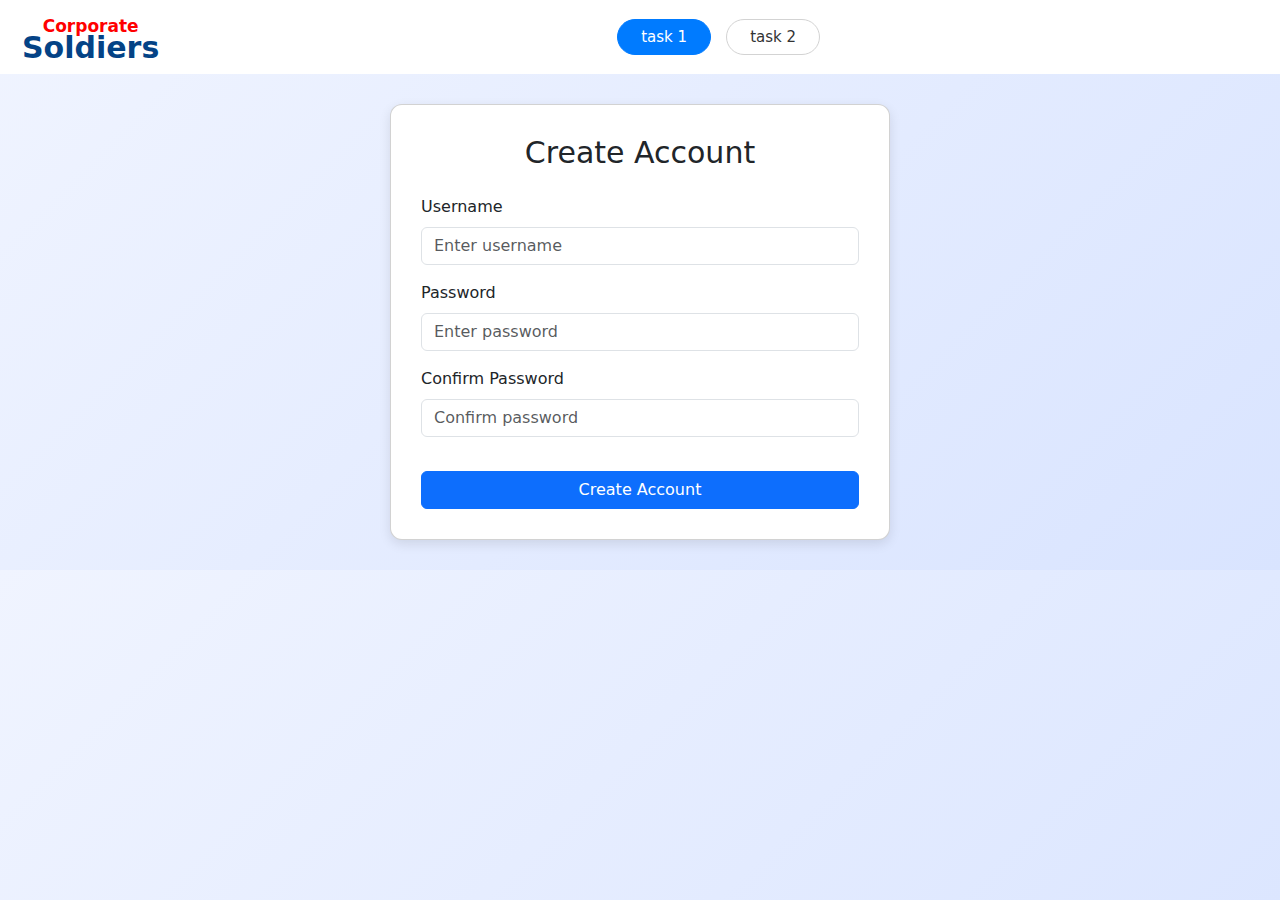
<file: index.html>
<!DOCTYPE html>
<html lang="en">
  <head>
    <meta charset="UTF-8" />
    <meta name="viewport" content="width=device-width, initial-scale=1" />
    <title>Create Account</title>
    <!-- Bootstrap CSS -->
    <link
      href="https://cdn.jsdelivr.net/npm/bootstrap@5.3.0/dist/css/bootstrap.min.css"
      rel="stylesheet"
    />
    <link rel="stylesheet" href="./style.css">
    <style>
     
    </style>
  </head>
  <body>
    <div>
      <nav class="navbar navbar-expand-lg navbar-light bg-white">
        <div class="container-fluid">
          <a class="navbar-brand" href="./index.html"><p class="m-0 corporate">Corporate</p> <p class="m-0 soldiers">Soldiers</p></a>
          <button
            class="navbar-toggler"
            type="button"
            data-bs-toggle="collapse"
            data-bs-target="#navbarSupportedContent"
            aria-controls="navbarSupportedContent"
            aria-expanded="false"
            aria-label="Toggle navigation"
          >
            <span class="navbar-toggler-icon"></span>
          </button>
          <div class="collapse navbar-collapse" id="navbarSupportedContent">
            <ul class="navbar-nav mx-auto mb-2 mb-lg-0">
              <li class="nav-item">
                <a class="nav-link active" aria-current="page" href="./index.html"
                  >task 1</a
                >
              </li>
              <li class="nav-item">
                <a class="nav-link" href="./Task-two.html">task 2</a>
              </li>
            </ul>
          </div>
        </div>
      </nav>
    </div>

    <div class="form-container card">
      <h1 class="text-center mb-4">Create Account</h1>
      <form id="createAccountForm">
        <div class="mb-3">
          <label for="username" class="form-label">Username</label>
          <input
            type="text"
            class="form-control"
            id="username"
            name="username"
            placeholder="Enter username"
            required
          />
        </div>

        <div class="mb-3">
          <label for="password" class="form-label">Password</label>
          <input
            type="password"
            class="form-control"
            id="password"
            name="password"
            placeholder="Enter password"
            required
          />
        </div>

        <div class="mb-3">
          <label for="confirmPassword" class="form-label"
            >Confirm Password</label
          >
          <input
            type="password"
            class="form-control"
            id="confirmPassword"
            name="confirmPassword"
            placeholder="Confirm password"
            required
          />
          <div class="error-message" id="error-message"></div>
        </div>

        <button type="submit" class="btn btn-primary w-100">
          Create Account
        </button>
      </form>
    </div>

    <!-- Bootstrap JS Bundle -->
    <script src="https://cdn.jsdelivr.net/npm/bootstrap@5.3.0/dist/js/bootstrap.bundle.min.js"></script>
    <script src="./script.js"></script>
  </body>
</html>
</file>
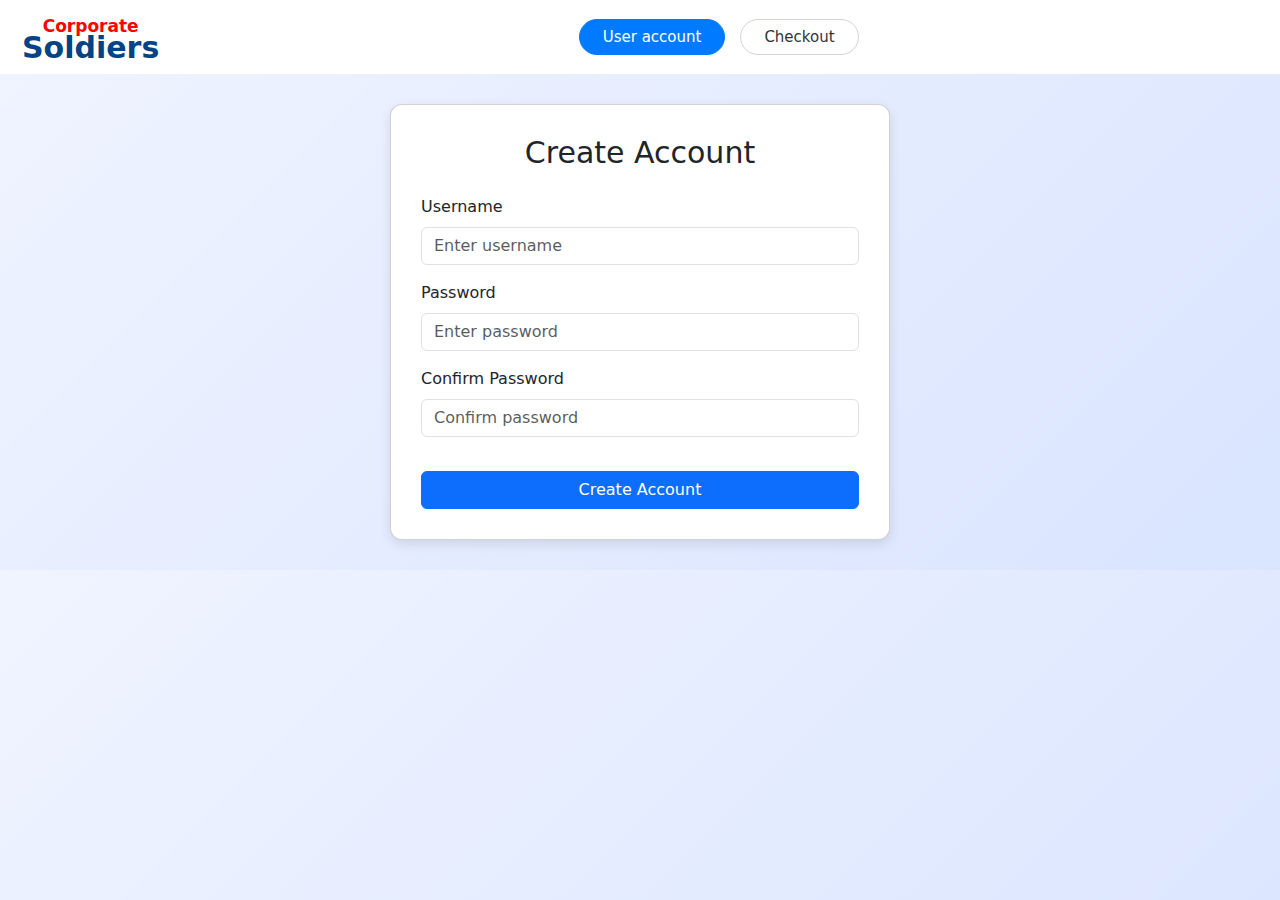
<file: Task-one.html>
<!DOCTYPE html>
<html lang="en">
  <head>
    <meta charset="UTF-8" />
    <meta name="viewport" content="width=device-width, initial-scale=1" />
    <title>Create Account</title>
    <!-- Bootstrap CSS -->
    <link
      href="https://cdn.jsdelivr.net/npm/bootstrap@5.3.0/dist/css/bootstrap.min.css"
      rel="stylesheet"
    />
    <link rel="stylesheet" href="./style.css">
    <style>
     
    </style>
  </head>
  <body>
    <div>
      <nav class="navbar navbar-expand-lg navbar-light bg-white">
        <div class="container-fluid">
          <a class="navbar-brand" href="/Task-one.html"><p class="m-0 corporate">Corporate</p> <p class="m-0 soldiers">Soldiers</p></a>
          <button
            class="navbar-toggler"
            type="button"
            data-bs-toggle="collapse"
            data-bs-target="#navbarSupportedContent"
            aria-controls="navbarSupportedContent"
            aria-expanded="false"
            aria-label="Toggle navigation"
          >
            <span class="navbar-toggler-icon"></span>
          </button>
          <div class="collapse navbar-collapse" id="navbarSupportedContent">
            <ul class="navbar-nav mx-auto mb-2 mb-lg-0">
              <li class="nav-item">
                <a class="nav-link active" aria-current="page" href="./Task-one.html"
                  >User account</a
                >
              </li>
              <li class="nav-item">
                <a class="nav-link" href="./Task-two.html">Checkout</a>
              </li>
            </ul>
          </div>
        </div>
      </nav>
    </div>

    <div class="form-container card">
      <h1 class="text-center mb-4">Create Account</h1>
      <form id="createAccountForm">
        <div class="mb-3">
          <label for="username" class="form-label">Username</label>
          <input
            type="text"
            class="form-control"
            id="username"
            name="username"
            placeholder="Enter username"
            required
          />
        </div>

        <div class="mb-3">
          <label for="password" class="form-label">Password</label>
          <input
            type="password"
            class="form-control"
            id="password"
            name="password"
            placeholder="Enter password"
            required
          />
        </div>

        <div class="mb-3">
          <label for="confirmPassword" class="form-label"
            >Confirm Password</label
          >
          <input
            type="password"
            class="form-control"
            id="confirmPassword"
            name="confirmPassword"
            placeholder="Confirm password"
            required
          />
          <div class="error-message" id="error-message"></div>
        </div>

        <button type="submit" class="btn btn-primary w-100">
          Create Account
        </button>
      </form>
    </div>

    <!-- Bootstrap JS Bundle -->
    <script src="https://cdn.jsdelivr.net/npm/bootstrap@5.3.0/dist/js/bootstrap.bundle.min.js"></script>
    <script src="./script.js"></script>
  </body>
</html>
</file>
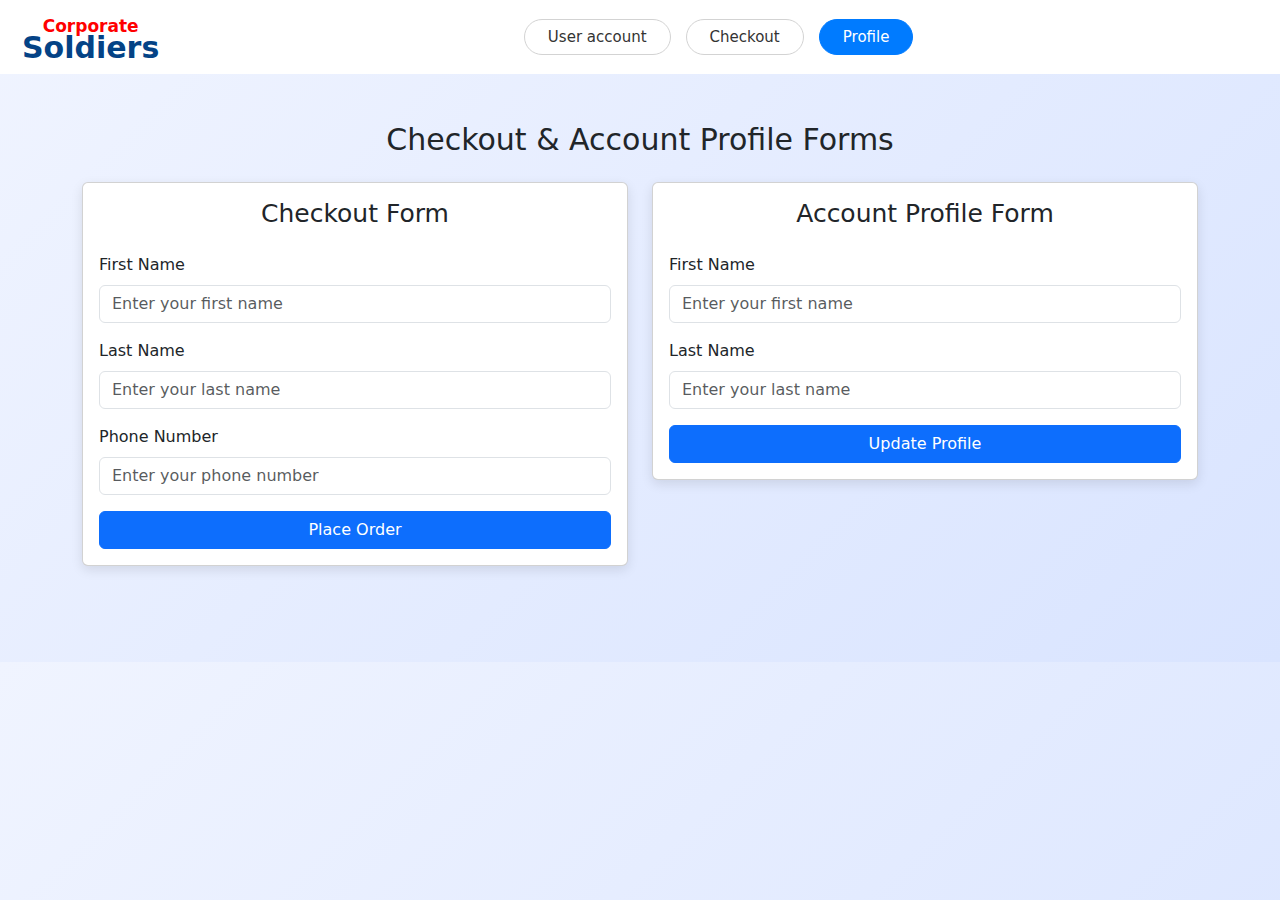
<file: Task-two-profile-form.html>
<!DOCTYPE html>
<html lang="en">
  <head>
    <meta charset="UTF-8" />
    <meta name="viewport" content="width=device-width, initial-scale=1.0" />
    <title>Checkout & Profile Form</title>
    <!-- Bootstrap CSS -->
    <link
      href="https://cdn.jsdelivr.net/npm/bootstrap@5.3.0/dist/css/bootstrap.min.css"
      rel="stylesheet"
    />
    <link rel="stylesheet" href="./style.css" />
  </head>
  <body class="tast-two">
    <div>
      <nav class="navbar navbar-expand-lg navbar-light bg-white">
        <div class="container-fluid">
          <a class="navbar-brand" href="/Task-one.html"><p class="m-0 corporate">Corporate</p> <p class="m-0 soldiers">Soldiers</p></a>
          <button
            class="navbar-toggler"
            type="button"
            data-bs-toggle="collapse"
            data-bs-target="#navbarSupportedContent"
            aria-controls="navbarSupportedContent"
            aria-expanded="false"
            aria-label="Toggle navigation"
          >
            <span class="navbar-toggler-icon"></span>
          </button>
          <div class="collapse navbar-collapse" id="navbarSupportedContent">
            <ul class="navbar-nav mx-auto mb-2 mb-lg-0">
              <li class="nav-item">
                <a class="nav-link" aria-current="page" href="./Task-one.html"
                  >User account</a
                >
              </li>
              <li class="nav-item">
                <a class="nav-link" aria-current="page" href="./Task-two.html"
                  >Checkout</a
                >
              </li>
              <li class="nav-item">
                <a class="nav-link active" href="./Task-two-profile-form.html">Profile</a>
              </li>
            </ul>
          </div>
        </div>
      </nav>
    </div>


    <div class="container my-5">
      <h1 class="text-center mb-4">Checkout & Account Profile Forms</h1>
      <div class="row">
        <!-- Checkout Form -->
        <div class="col-lg-6 col-sm-12">
          <div class="card mb-5">
            <div class="card-body">
              <h2 class="card-title text-center mb-4">Checkout Form</h2>
              <form id="checkout-form" novalidate>
                <div class="mb-3">
                  <label for="first_name_checkout" class="form-label"
                    >First Name</label
                  >
                  <input
                    type="text"
                    class="form-control"
                    id="first_name_checkout"
                    name="first_name"
                    placeholder="Enter your first name"
                    required
                  />
                  <div class="invalid-feedback" id="first-name-checkout-error">
                    First name must contain only letters.
                  </div>
                </div>
                <div class="mb-3">
                  <label for="last_name_checkout" class="form-label"
                    >Last Name</label
                  >
                  <input
                    type="text"
                    class="form-control"
                    id="last_name_checkout"
                    name="last_name"
                    placeholder="Enter your last name"
                    required
                  />
                  <div class="invalid-feedback" id="last-name-checkout-error">
                    Last name must contain only letters.
                  </div>
                </div>
                <div class="mb-3">
                  <label for="phone_checkout" class="form-label"
                    >Phone Number</label
                  >
                  <input
                    type="tel"
                    class="form-control"
                    id="phone_checkout"
                    name="phone"
                    placeholder="Enter your phone number"
                    required
                  />
                  <div class="invalid-feedback" id="phone-checkout-error">
                    Phone number is required.
                  </div>
                </div>
                <button type="submit" class="btn btn-primary w-100">
                  Place Order
                </button>
              </form>
            </div>
          </div>
        </div>
        <!-- Account Profile Form -->
        <div class="col-lg-6 col-sm-12">
          <div class="card">
            <div class="card-body">
              <h2 class="card-title text-center mb-4">Account Profile Form</h2>
              <form id="profile-form" novalidate>
                <div class="mb-3">
                  <label for="first_name_profile" class="form-label"
                    >First Name</label
                  >
                  <input
                    type="text"
                    class="form-control"
                    id="first_name_profile"
                    name="first_name"
                    placeholder="Enter your first name"
                    required
                  />
                  <div class="invalid-feedback" id="first-name-profile-error">
                    First name must contain only letters.
                  </div>
                </div>
                <div class="mb-3">
                  <label for="last_name_profile" class="form-label"
                    >Last Name</label
                  >
                  <input
                    type="text"
                    class="form-control"
                    id="last_name_profile"
                    name="last_name"
                    placeholder="Enter your last name"
                    required
                  />
                  <div class="invalid-feedback" id="last-name-profile-error">
                    Last name must contain only letters.
                  </div>
                </div>
                <button type="submit" class="btn btn-primary w-100">
                  Update Profile
                </button>
              </form>
            </div>
          </div>
        </div>
      </div>
    </div>

    <!-- Bootstrap JS Bundle -->
    <script src="https://cdn.jsdelivr.net/npm/bootstrap@5.3.0/dist/js/bootstrap.bundle.min.js"></script>
    <script>
      document.addEventListener("DOMContentLoaded", function () {
        const namePattern = /^[A-Za-z\s]+$/;

        function restrictToLetters(field) {
          field.addEventListener("input", function () {
            this.value = this.value.replace(/[^a-zA-Z\s]/g, "");
            this.classList.remove("is-invalid");
          });
        }

        const nameFields = [
          { id: "first_name_checkout", errorId: "first-name-checkout-error" },
          { id: "last_name_checkout", errorId: "last-name-checkout-error" },
          { id: "first_name_profile", errorId: "first-name-profile-error" },
          { id: "last_name_profile", errorId: "last-name-profile-error" },
        ];

        nameFields.forEach((item) => {
          const field = document.getElementById(item.id);
          restrictToLetters(field);
        });

        // Checkout form validation
        document
          .getElementById("checkout-form")
          .addEventListener("submit", function (e) {
            e.preventDefault();
            let valid = true;

            const firstName = document.getElementById("first_name_checkout");
            const lastName = document.getElementById("last_name_checkout");
            const phone = document.getElementById("phone_checkout");

            if (!namePattern.test(firstName.value.trim())) {
              firstName.classList.add("is-invalid");
              valid = false;
            } else {
              firstName.classList.remove("is-invalid");
            }

            if (!namePattern.test(lastName.value.trim())) {
              lastName.classList.add("is-invalid");
              valid = false;
            } else {
              lastName.classList.remove("is-invalid");
            }

            if (phone.value.trim() === "") {
              phone.classList.add("is-invalid");
              valid = false;
            } else {
              phone.classList.remove("is-invalid");
            }

            if (valid) {
              alert("Order placed successfully!");
              this.reset();
            }
          });

        // Profile form validation
        document
          .getElementById("profile-form")
          .addEventListener("submit", function (e) {
            e.preventDefault();
            let valid = true;

            const firstName = document.getElementById("first_name_profile");
            const lastName = document.getElementById("last_name_profile");

            if (!namePattern.test(firstName.value.trim())) {
              firstName.classList.add("is-invalid");
              valid = false;
            } else {
              firstName.classList.remove("is-invalid");
            }

            if (!namePattern.test(lastName.value.trim())) {
              lastName.classList.add("is-invalid");
              valid = false;
            } else {
              lastName.classList.remove("is-invalid");
            }

            if (valid) {
              alert("Profile updated successfully!");
              this.reset();
            }
          });
      });
    </script>
  </body>
</html>
</file>
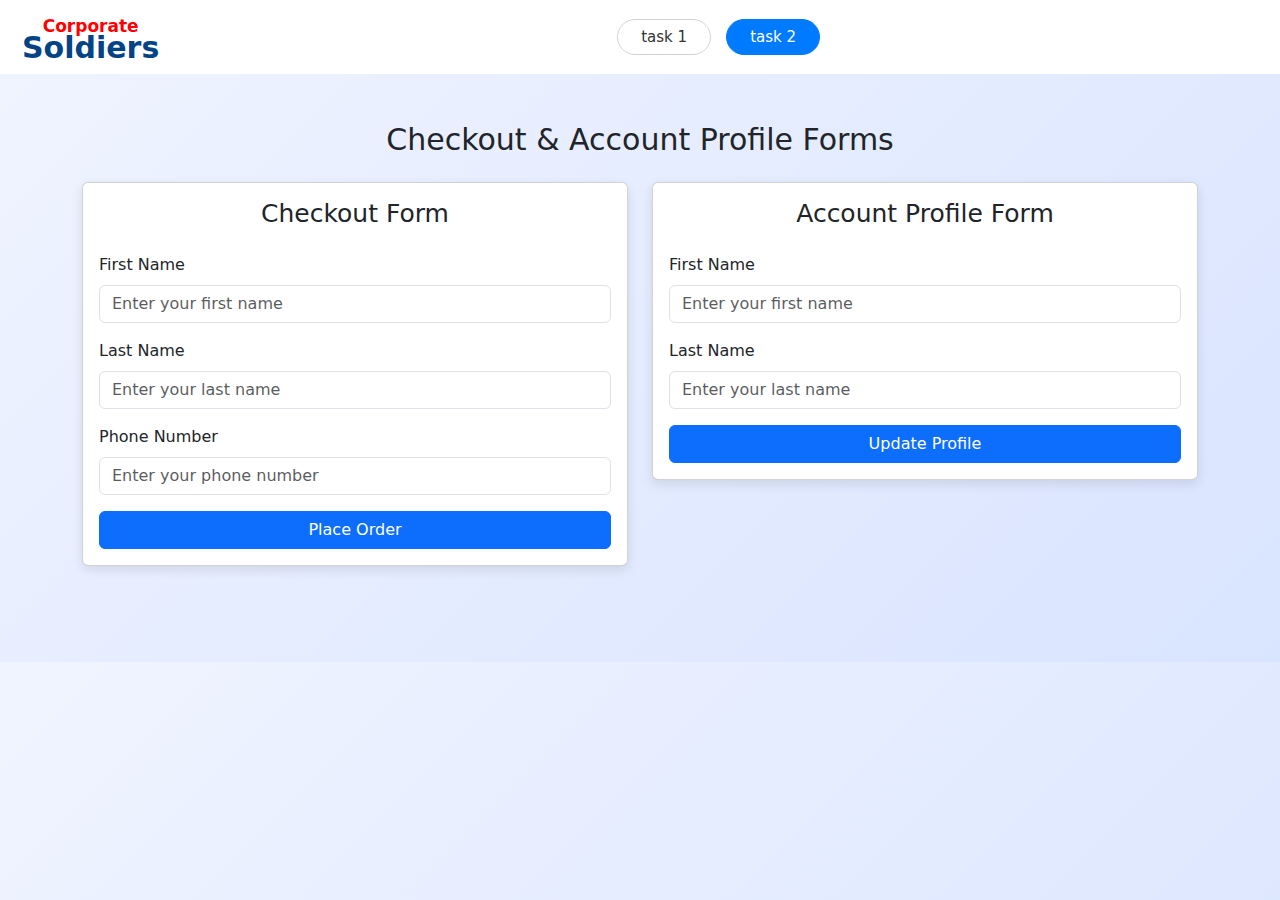
<file: Task-two.html>
<!DOCTYPE html>
<html lang="en">
  <head>
    <meta charset="UTF-8" />
    <meta name="viewport" content="width=device-width, initial-scale=1.0" />
    <title>Checkout & Profile Form</title>
    <!-- Bootstrap CSS -->
    <link
      href="https://cdn.jsdelivr.net/npm/bootstrap@5.3.0/dist/css/bootstrap.min.css"
      rel="stylesheet"
    />
    <link rel="stylesheet" href="./style.css" />
  </head>
  <body class="tast-two">
    <div>
      <nav class="navbar navbar-expand-lg navbar-light bg-white">
        <div class="container-fluid">
          <a class="navbar-brand" href="/index.html"><p class="m-0 corporate">Corporate</p> <p class="m-0 soldiers">Soldiers</p></a>
          <button
            class="navbar-toggler"
            type="button"
            data-bs-toggle="collapse"
            data-bs-target="#navbarSupportedContent"
            aria-controls="navbarSupportedContent"
            aria-expanded="false"
            aria-label="Toggle navigation"
          >
            <span class="navbar-toggler-icon"></span>
          </button>
          <div class="collapse navbar-collapse" id="navbarSupportedContent">
            <ul class="navbar-nav mx-auto mb-2 mb-lg-0">
              <li class="nav-item">
                <a class="nav-link" aria-current="page" href="./index.html"
                  >task 1</a
                >
              </li>
              <li class="nav-item">
                <a class="nav-link active" title="checkout" aria-current="page" href="#checkout"
                  >task 2</a
                >
              </li>
              <!-- <li class="nav-item">
                <a class="nav-link" title="profile" href="#profile">Profile</a>
              </li> -->
            </ul>
          </div>
        </div>
      </nav>
    </div>


    <div class="container my-5">
      <h1 class="text-center mb-4">Checkout & Account Profile Forms</h1>
      <div class="row">
        <!-- Checkout Form -->
        <div class="col-lg-6 col-sm-12" id="checkout">
          <div class="card mb-5">
            <div class="card-body">
              <h2 class="card-title text-center mb-4">Checkout Form</h2>
              <form id="checkout-form" novalidate>
                <div class="mb-3">
                  <label for="first_name_checkout" class="form-label"
                    >First Name</label
                  >
                  <input
                    type="text"
                    class="form-control"
                    id="first_name_checkout"
                    name="first_name"
                    placeholder="Enter your first name"
                    required
                  />
                  <div class="invalid-feedback" id="first-name-checkout-error">
                    First name must contain only letters.
                  </div>
                </div>
                <div class="mb-3">
                  <label for="last_name_checkout" class="form-label"
                    >Last Name</label
                  >
                  <input
                    type="text"
                    class="form-control"
                    id="last_name_checkout"
                    name="last_name"
                    placeholder="Enter your last name"
                    required
                  />
                  <div class="invalid-feedback" id="last-name-checkout-error">
                    Last name must contain only letters.
                  </div>
                </div>
                <div class="mb-3">
                  <label for="phone_checkout" class="form-label"
                    >Phone Number</label
                  >
                  <input
                    type="tel"
                    class="form-control"
                    id="phone_checkout"
                    name="phone"
                    placeholder="Enter your phone number"
                    required
                  />
                  <div class="invalid-feedback" id="phone-checkout-error">
                    Phone number is required.
                  </div>
                </div>
                <button type="submit" class="btn btn-primary w-100">
                  Place Order
                </button>
              </form>
            </div>
          </div>
        </div>
        <!-- Account Profile Form -->
        <div class="col-lg-6 col-sm-12" id="profile">
          <div class="card">
            <div class="card-body">
              <h2 class="card-title text-center mb-4">Account Profile Form</h2>
              <form id="profile-form" novalidate>
                <div class="mb-3">
                  <label for="first_name_profile" class="form-label"
                    >First Name</label
                  >
                  <input
                    type="text"
                    class="form-control"
                    id="first_name_profile"
                    name="first_name"
                    placeholder="Enter your first name"
                    required
                  />
                  <div class="invalid-feedback" id="first-name-profile-error">
                    First name must contain only letters.
                  </div>
                </div>
                <div class="mb-3">
                  <label for="last_name_profile" class="form-label"
                    >Last Name</label
                  >
                  <input
                    type="text"
                    class="form-control"
                    id="last_name_profile"
                    name="last_name"
                    placeholder="Enter your last name"
                    required
                  />
                  <div class="invalid-feedback" id="last-name-profile-error">
                    Last name must contain only letters.
                  </div>
                </div>
                <button type="submit" class="btn btn-primary w-100">
                  Update Profile
                </button>
              </form>
            </div>
          </div>
        </div>
      </div>
    </div>

    <!-- Bootstrap JS Bundle -->
    <script src="https://cdn.jsdelivr.net/npm/bootstrap@5.3.0/dist/js/bootstrap.bundle.min.js"></script>
    
  </body>
</html>
</file>
<file: style.css>
/* Navbar container spacing */
.navbar-nav {
    gap: 15px; /* Use 'gap' instead of 'column-gap' for better support */
}

/* Common styles for nav links */
.nav-link {
    border: 1px solid #d3d3d3; /* Light gray border */
    border-radius: 35px;
    padding: 6px 23px !important; /* Adjusted for better click area */
    font-size: 15px;
    color: #333; /* Default text color */
    transition: background-color 0.3s ease, color 0.3s ease, border-color 0.3s ease;
}

/* Hover state for nav links */
.nav-link:hover {
    color: #fff;
    background-color: #007bff; /* Bootstrap’s primary blue */
    border-color: #007bff;
}

/* Active link styling */
.navbar-nav .nav-link.active,
.navbar-nav .nav-link.show {
    color: #fff;
    background-color: #007bff;
    border-color: #007bff;
}

/* Optional: Focus state for accessibility */
.nav-link:focus {
    outline: none;
    box-shadow: 0 0 0 3px rgba(0, 123, 255, 0.25);
}
.navbar-brand{
    text-align: center;
    margin: 2px 10px;
}
.navbar-brand p{
    line-height: 22px;
    font-weight: 700;
}

.navbar-brand .corporate{
    font-size: 17px;
    color: red;
}
.navbar-brand .soldiers{
    font-size: 30px;
    color: #044386;
}




/* --------------- */
 body {
        background: linear-gradient(135deg, #f0f4ff, #d9e4ff);
        /* height: 100vh; */
      }
      h1{
        font-size: 30px;
      }
      h2{
        font-size: 25px;
      }
      .form-container {
        background: #fff;
        padding: 30px;
        border-radius: 12px;
        width: 100%;
        max-width: 500px;
        margin: 30px auto;
      }
      /* .form-container:hover {
        box-shadow: 0 12px 24px rgba(0, 0, 0, 0.2);
      } */
      .error-message {
        color: #dc3545;
        font-size: 0.875em;
        min-height: 1.25em;
      }



      /* ---------------- */
       .card {
        box-shadow: 0 4px 12px rgba(0, 0, 0, 0.1);
      }
      .card:hover{
        box-shadow: 0 12px 24px rgba(0, 0, 0, 0.2);
      }
      .invalid-feedback {
        display: none;
      }
      .is-invalid ~ .invalid-feedback {
        display: block;
      }

      /* .tast-two .form-container{
        width: 100%;
        max-width: 600px;
        margin: 30px auto;
        background-color: transparent;
      } */
</file>
